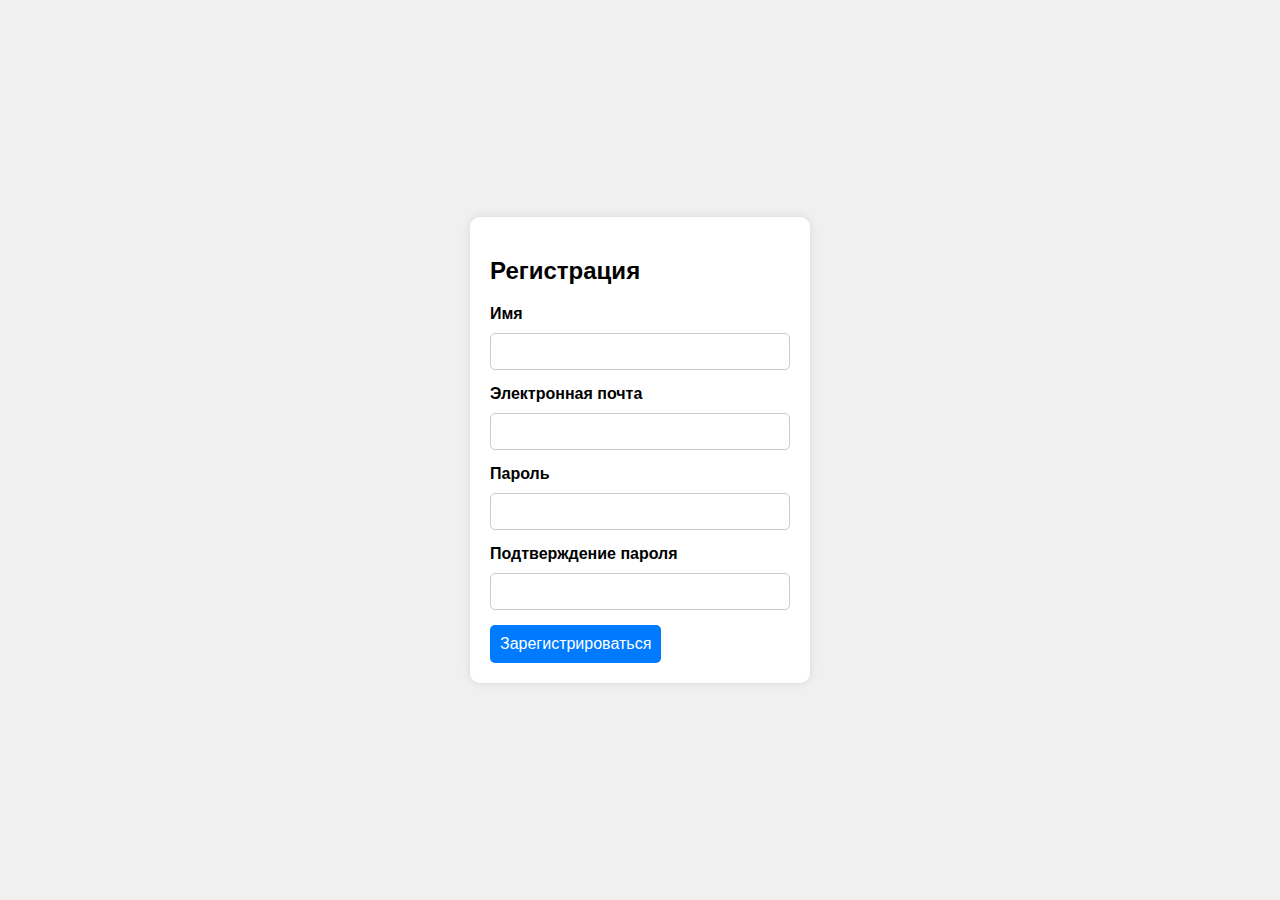
<file: 01-registration-form/index.html>
<!DOCTYPE html>
<html lang="ru">
  <head>
    <meta charset="UTF-8" />
    <meta name="viewport" content="width=device-width, initial-scale=1.0" />
    <link rel="stylesheet" href="assets/styles/app.css" />
    <title>Форма регистрации</title>
  </head>
  <body>
    <div class="container">
      <form>
        <h2>Регистрация</h2>
        <label for="name">Имя</label>
        <input type="text" name="field" id="name" required />
        <label for="email">Электронная почта</label>
        <input type="email" name="field" id="email" required />
        <label for="password">Пароль</label>
        <input type="password" name="field" id="password" required />
        <label for="confirm-password">Подтверждение пароля</label>
        <input type="password" name="field" id="confirm-password" required />
        <button type="submit">Зарегистрироваться</button>
      </form>
    </div>
  </body>
</html>
</file>
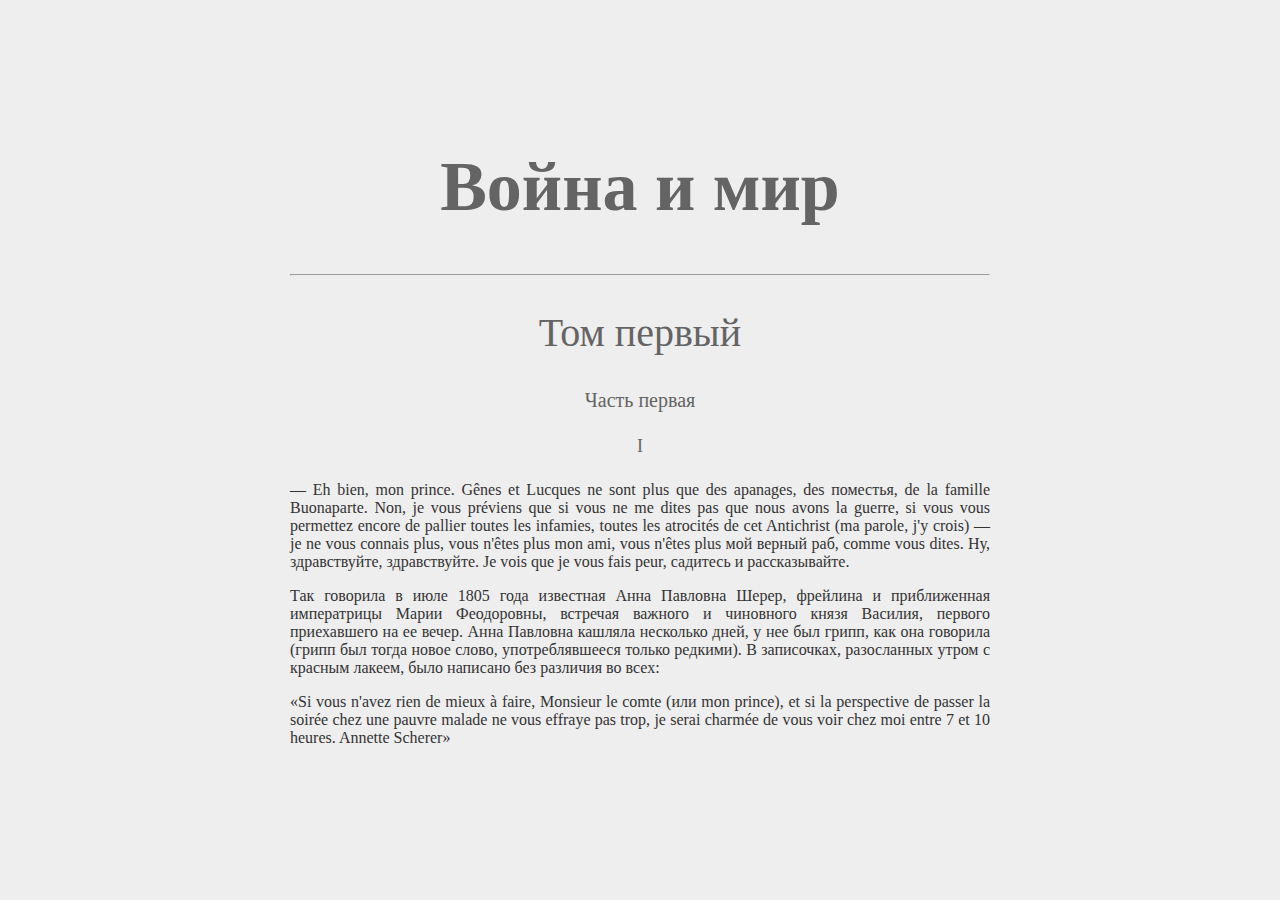
<file: 02-ebook-style/index.html>
<!DOCTYPE html>
<html lang="ru">
  <head>
    <meta charset="UTF-8" />
    <meta name="viewport" content="width=device-width, initial-scale=1.0" />
    <link rel="stylesheet" href="styles/app.css" />
    <title>Л. Н. Толстой — Война и мир</title>
  </head>
  <body>
    <h1>Война и мир</h1>
    <hr />
    <h2>Том первый</h2>
    <h3>Часть первая</h3>
    <h4>I</h4>
    <p>
      — Eh bien, mon prince. Gênes et Lucques ne sont plus que des apanages, des
      поместья, de la famille Buonaparte. Non, je vous préviens que si vous ne
      me dites pas que nous avons la guerre, si vous vous permettez encore de
      pallier toutes les infamies, toutes les atrocités de cet Antichrist (ma
      parole, j'y crois) — je ne vous connais plus, vous n'êtes plus mon ami,
      vous n'êtes plus мой верный раб, comme vous dites. Ну, здравствуйте,
      здравствуйте. Je vois que je vous fais peur, садитесь и рассказывайте.
    </p>
    <p>
      Так говорила в июле 1805 года известная Анна Павловна Шерер, фрейлина и
      приближенная императрицы Марии Феодоровны, встречая важного и чиновного
      князя Василия, первого приехавшего на ее вечер. Анна Павловна кашляла
      несколько дней, у нее был грипп, как она говорила (грипп был тогда новое
      слово, употреблявшееся только редкими). В записочках, разосланных утром с
      красным лакеем, было написано без различия во всех:
    </p>
    <p>
      «Si vous n'avez rien de mieux à faire, Monsieur le comte (или mon prince),
      et si la perspective de passer la soirée chez une pauvre malade ne vous
      effraye pas trop, je serai charmée de vous voir chez moi entre 7 et 10
      heures. Annette Scherer»
    </p>
  </body>
</html>
</file>
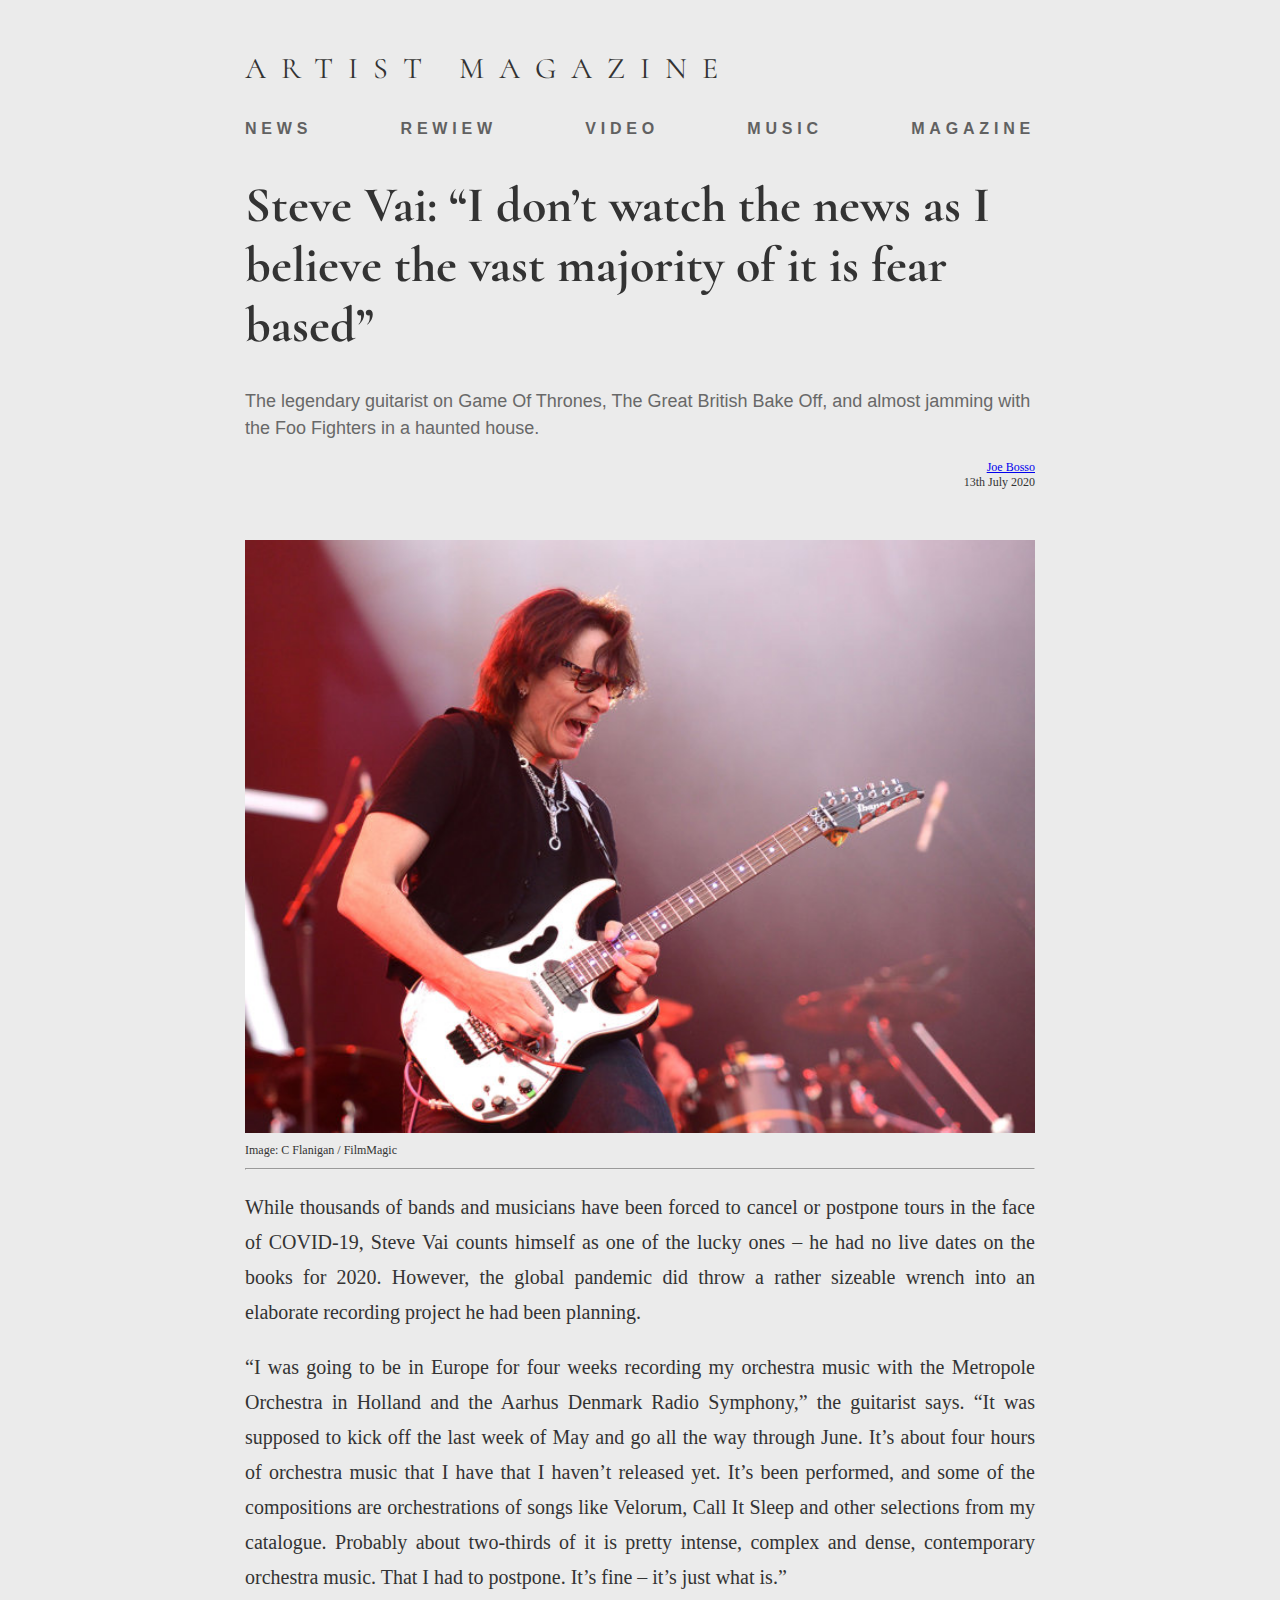
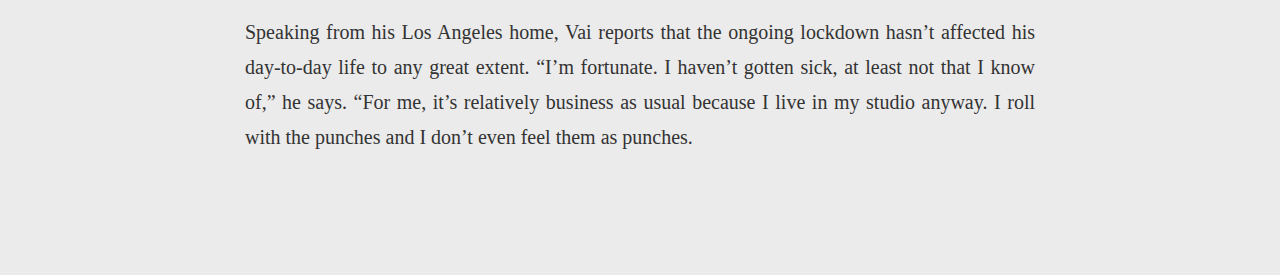
<file: 03-font-stylization/index.html>
<!DOCTYPE html>
<html lang="ru">
  <head>
    <meta charset="UTF-8" />
    <meta name="viewport" content="width=device-width, initial-scale=1.0" />
    <title>Steve Vai</title>

    <link rel="stylesheet" href="styles/app.css" />
  </head>
  <body>
    <header>
      <div class="logo">Artist Magazine</div>
      <nav>
        <ul class="nav">
          <li><a href="#">News</a></li>
          <li><a href="#">Rewiew</a></li>
          <li><a href="#">Video</a></li>
          <li><a href="#">Music</a></li>
          <li><a href="#">Magazine</a></li>
        </ul>
      </nav>
    </header>
    <article class="interview">
      <header>
        <h1 class="interview-header">
          Steve Vai: “I don’t watch the news as I believe the vast majority of
          it is fear based”
        </h1>
        <p class="interview-description">
          The legendary guitarist on Game Of Thrones, The Great British Bake
          Off, and almost jamming with the Foo Fighters in a haunted house.
        </p>

        <div class="interview-footer">
          <a href="#" class="interview-author">Joe Bosso</a>
          <br />
          <span class="interview-time">13th July 2020</span>
        </div>

        <figure>
          <img src="./assets/images/steve-vai.jpg" alt="Steve Vai" />
          <figcaption>Image: C Flanigan / FilmMagic</figcaption>
        </figure>
      </header>
      <hr />
      <div class="interview-text">
        <p>
          While thousands of bands and musicians have been forced to cancel or
          postpone tours in the face of COVID-19, Steve Vai counts himself as
          one of the lucky ones – he had no live dates on the books for 2020.
          However, the global pandemic did throw a rather sizeable wrench into
          an elaborate recording project he had been planning.
        </p>
        <p>
          “I was going to be in Europe for four weeks recording my orchestra
          music with the Metropole Orchestra in Holland and the Aarhus Denmark
          Radio Symphony,” the guitarist says. “It was supposed to kick off the
          last week of May and go all the way through June. It’s about four
          hours of orchestra music that I have that I haven’t released yet. It’s
          been performed, and some of the compositions are orchestrations of
          songs like Velorum, Call It Sleep and other selections from my
          catalogue. Probably about two-thirds of it is pretty intense, complex
          and dense, contemporary orchestra music. That I had to postpone. It’s
          fine – it’s just what is.”
        </p>
        <p>
          Speaking from his Los Angeles home, Vai reports that the ongoing
          lockdown hasn’t affected his day-to-day life to any great extent. “I’m
          fortunate. I haven’t gotten sick, at least not that I know of,” he
          says. “For me, it’s relatively business as usual because I live in my
          studio anyway. I roll with the punches and I don’t even feel them as
          punches.
        </p>
      </div>
    </article>
  </body>
</html>
</file>
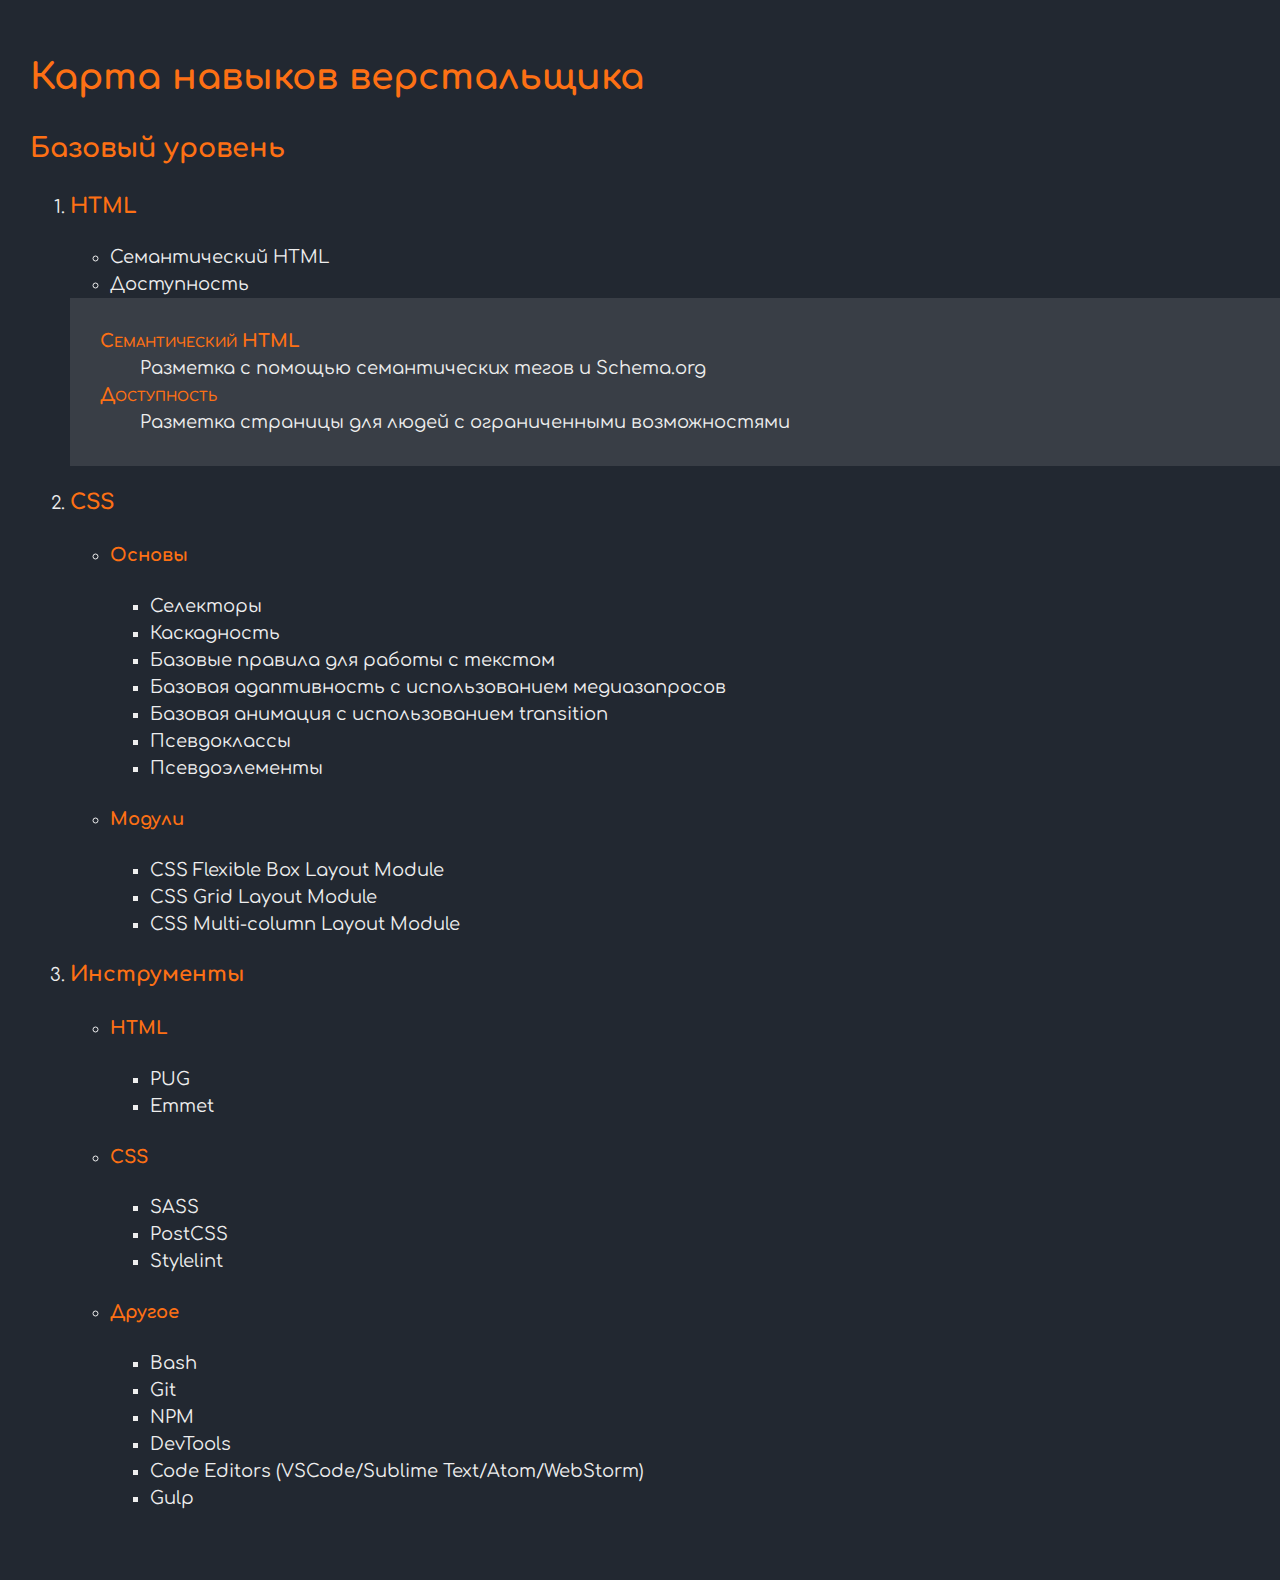
<file: 04-list-stylization/index.html>
<!DOCTYPE html>
<html lang="ru">
  <head>
    <meta charset="UTF-8" />
    <meta name="viewport" content="width=device-width, initial-scale=1.0" />
    <link rel="stylesheet" href="styles/app.css" />
    <title>Карта навыков верстальщика</title>
  </head>
  <body>
    <main class="container">
      <h1>Карта навыков верстальщика</h1>
      <h2>Базовый уровень</h2>
      <ol>
        <li>
          <h3>HTML</h3>
          <ul>
            <li>Семантический HTML</li>
            <li>Доступность</li>
          </ul>
          <dl class="definitions">
            <dt class="definitions-term">Семантический HTML</dt>
            <dd>Разметка с помощью семантических тегов и Schema.org</dd>
            <dt class="definitions-term">Доступность</dt>
            <dd>Разметка страницы для людей с ограниченными возможностями</dd>
          </dl>
        </li>
        <li>
          <h3>CSS</h3>
          <ul>
            <li>
              <h4>Основы</h4>
              <ul>
                <li>Селекторы</li>
                <li>Каскадность</li>
                <li>Базовые правила для работы с текстом</li>
                <li>Базовая адаптивность с использованием медиазапросов</li>
                <li>Базовая анимация с использованием transition</li>
                <li>Псевдоклассы</li>
                <li>Псевдоэлементы</li>
              </ul>
            </li>
            <li><h4>Модули</h4></li>
            <ul>
              <li>CSS Flexible Box Layout Module</li>
              <li>CSS Grid Layout Module</li>
              <li>CSS Multi-column Layout Module</li>
            </ul>
          </ul>
        </li>
        <li>
          <h3>Инструменты</h3>
          <ul>
            <li>
              <h4>HTML</h4>
              <ul>
                <li>PUG</li>
                <li>Emmet</li>
              </ul>
            </li>
            <li>
              <h4>CSS</h4>
              <ul>
                <li>SASS</li>
                <li>PostCSS</li>
                <li>Stylelint</li>
              </ul>
            </li>
            <li>
              <h4>Другое</h4>
              <ul>
                <li>Bash</li>
                <li>Git</li>
                <li>NPM</li>
                <li>DevTools</li>
                <li>Code Editors (VSCode/Sublime Text/Atom/WebStorm)</li>
                <li>Gulp</li>
              </ul>
            </li>
          </ul>
        </li>
      </ol>
    </main>
  </body>
</html>
</file>
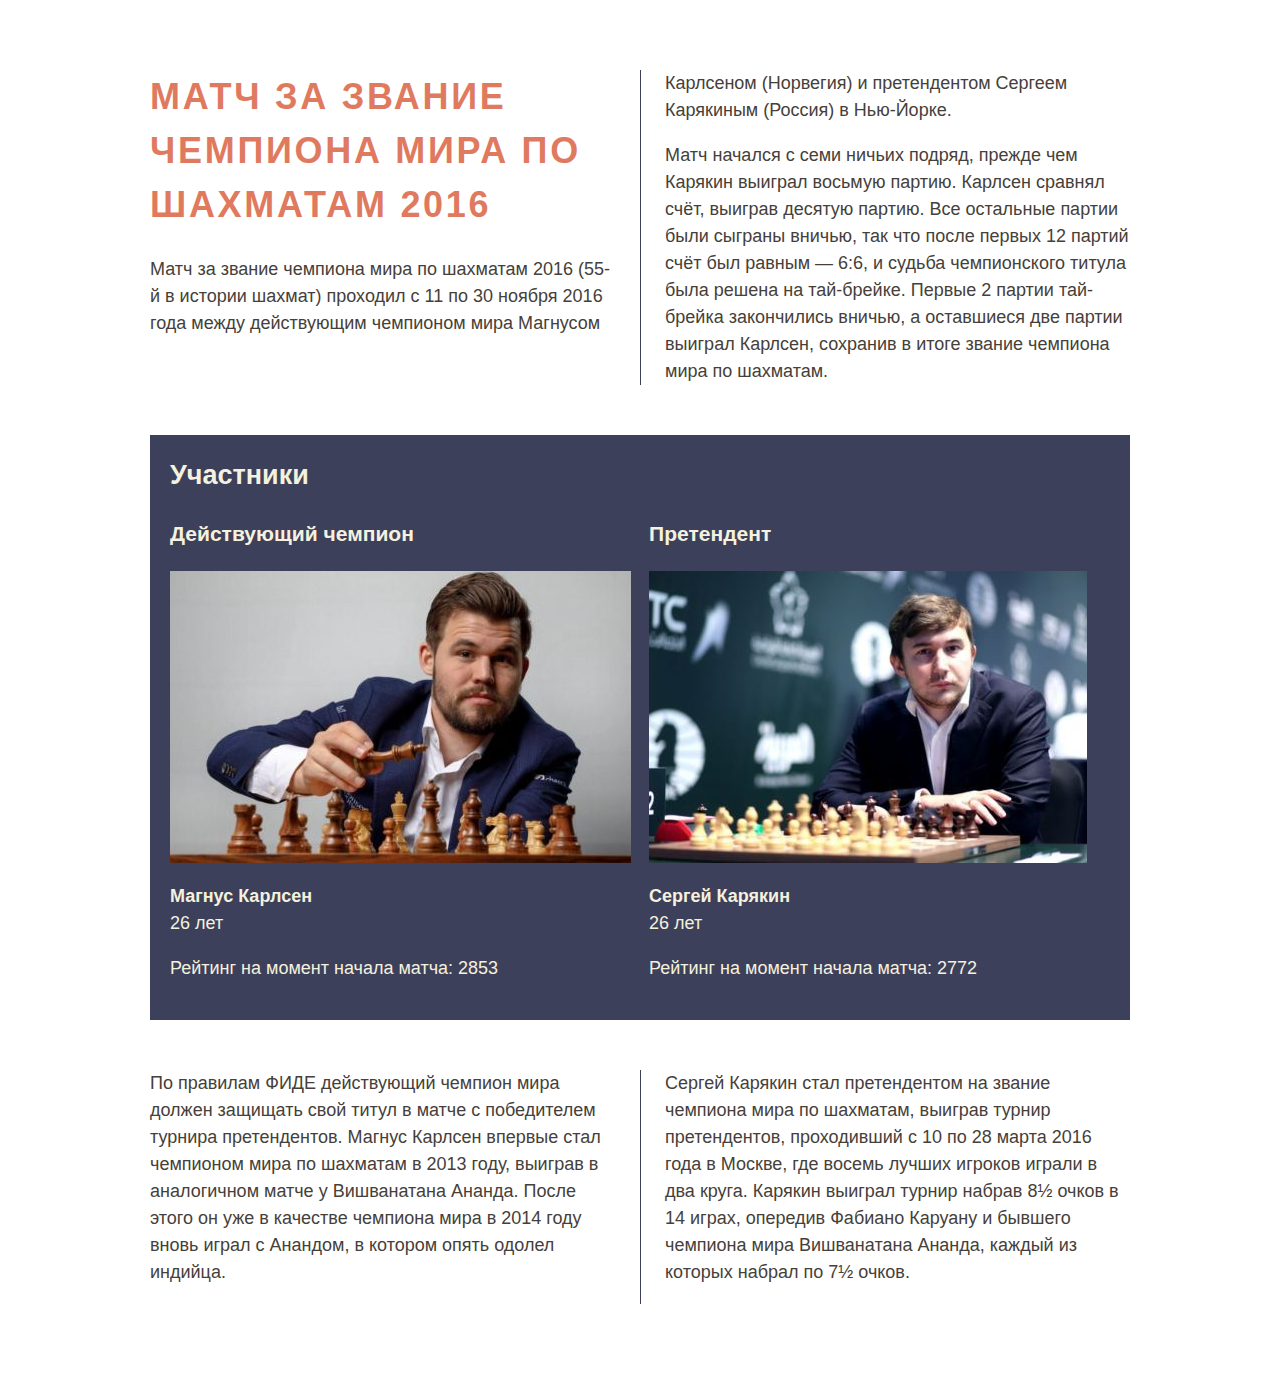
<file: 05-columns/index.html>
<!DOCTYPE html>
<html lang="ru">
  <head>
    <meta charset="UTF-8" />
    <meta name="viewport" content="width=device-width, initial-scale=1.0" />
    <link rel="stylesheet" href="styles/app.css" />
    <title>Матч за звание чемпиона мира по шахматам 2016</title>
  </head>
  <body>
    <article class="article">
      <h1>Матч за звание чемпиона мира по шахматам 2016</h1>
      <p>
        Матч за звание чемпиона мира по шахматам 2016 (55-й в истории шахмат)
        проходил с 11 по 30 ноября 2016 года между действующим чемпионом мира
        Магнусом Карлсеном (Норвегия) и претендентом Сергеем Карякиным (Россия)
        в Нью-Йорке.
      </p>
      <p>
        Матч начался с семи ничьих подряд, прежде чем Карякин выиграл восьмую
        партию. Карлсен сравнял счёт, выиграв десятую партию. Все остальные
        партии были сыграны вничью, так что после первых 12 партий счёт был
        равным — 6:6, и судьба чемпионского титула была решена на тай-брейке.
        Первые 2 партии тай-брейка закончились вничью, а оставшиеся две партии
        выиграл Карлсен, сохранив в итоге звание чемпиона мира по шахматам.
      </p>
      <section class="applicants">
        <h2 class="applicants-header">Участники</h2>
        <div class="member">
          <h3>Действующий чемпион</h3>
          <img src="./assets/images/magnus.jpg" alt="Магнус Карлсен" />
          <p class="member-name">Магнус Карлсен</p>
          <p>26 лет</p>
          <p>Рейтинг на момент начала матча: 2853</p>
        </div>
        <div class="member">
          <h3>Претендент</h3>
          <img src="./assets/images/karyakin.jpg" alt="Сергей Карякин" />
          <p class="member-name">Сергей Карякин</p>
          <p>26 лет</p>
          <p>Рейтинг на момент начала матча: 2772</p>
        </div>
      </section>
      <p>
        По правилам ФИДЕ действующий чемпион мира должен защищать свой титул в
        матче с победителем турнира претендентов. Магнус Карлсен впервые стал
        чемпионом мира по шахматам в 2013 году, выиграв в аналогичном матче у
        Вишванатана Ананда. После этого он уже в качестве чемпиона мира в 2014
        году вновь играл с Анандом, в котором опять одолел индийца.
      </p>
      <p>
        Сергей Карякин стал претендентом на звание чемпиона мира по шахматам,
        выиграв турнир претендентов, проходивший с 10 по 28 марта 2016 года в
        Москве, где восемь лучших игроков играли в два круга. Карякин выиграл
        турнир набрав 8½ очков в 14 играх, опередив Фабиано Каруану и бывшего
        чемпиона мира Вишванатана Ананда, каждый из которых набрал по 7½ очков.
      </p>
    </article>
  </body>
</html>
</file>
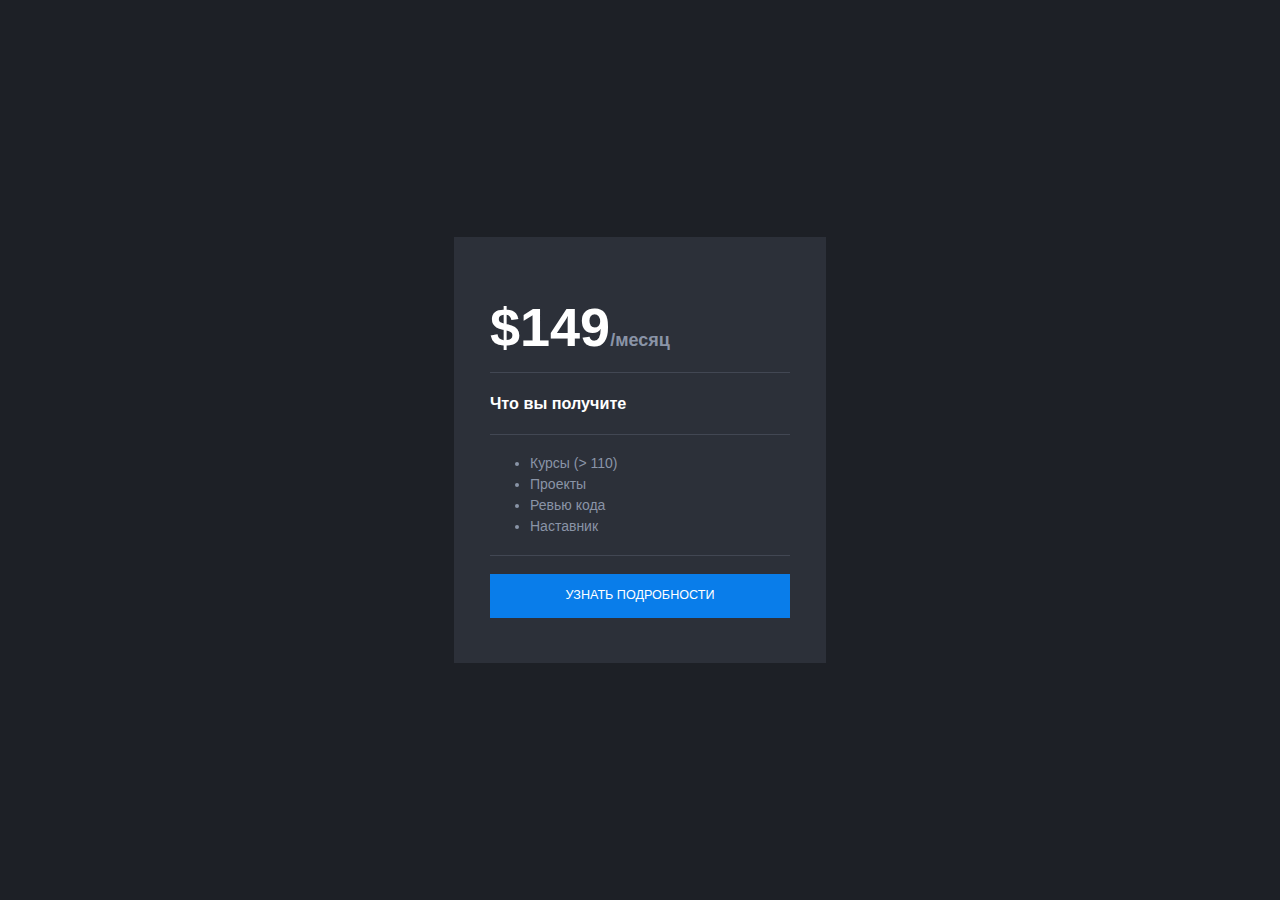
<file: 06-parsing-card/index.html>
<!DOCTYPE html>
<html lang="ru">
  <head>
    <meta charset="UTF-8" />
    <meta name="viewport" content="width=device-width, initial-scale=1.0" />
    <link rel="stylesheet" href="styles/app.css" />
    <title>Hexlet Price</title>
  </head>
  <body>
    <div class="card">
      <h2 class="price border-bottom"><span>$149</span>/месяц</h2>
      <h3 class="border-bottom">Что вы получите</h3>
      <ul class="card-list border-bottom">
        <li>Курсы (&gt; 110)</li>
        <li>Проекты</li>
        <li>Ревью кода</li>
        <li>Наставник</li>
      </ul>
      <a href="#" class="btn btn-blue mt-1">Узнать подробности</a>
    </div>
  </body>
</html>
</file>
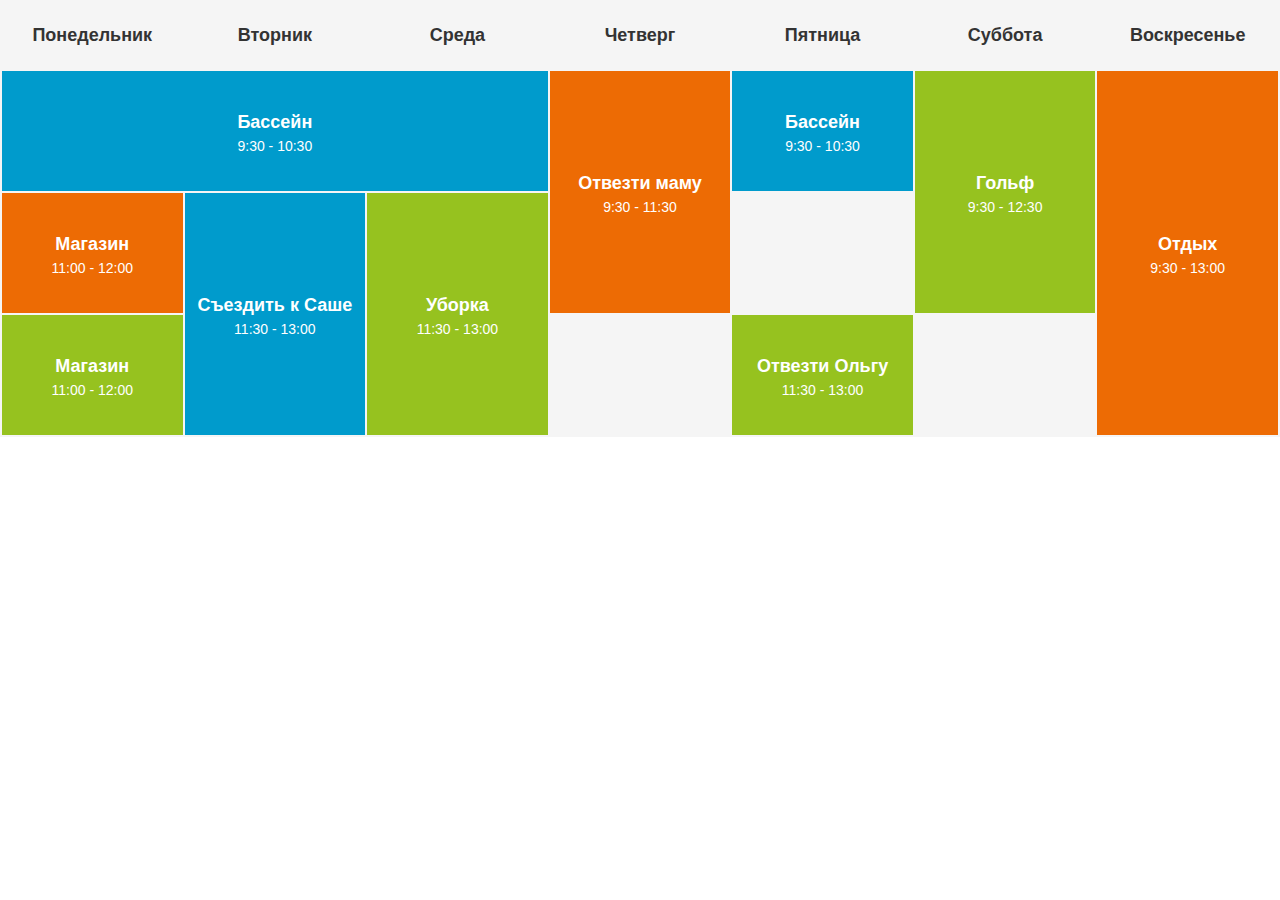
<file: 07-task-list-table/index.html>
<!DOCTYPE html>
<html lang="ru">
  <head>
    <meta charset="UTF-8" />
    <meta name="viewport" content="width=device-width, initial-scale=1.0" />
    <title>Список дел на неделю</title>
    <link rel="stylesheet" href="styles/app.css" />
  </head>
  <body>
    <table class="todo-table">
      <thead>
        <tr>
          <th>Понедельник</th>
          <th>Вторник</th>
          <th>Среда</th>
          <th>Четверг</th>
          <th>Пятница</th>
          <th>Суббота</th>
          <th>Воскресенье</th>
        </tr>
      </thead>
      <tbody>
        <tr>
          <td colspan="3" class="bg-blue">
            <p class="todo-name">Бассейн</p>
            <p class="todo-time">9:30 - 10:30</p>
          </td>
          <td rowspan="2" class="bg-orange">
            <p class="todo-name">Отвезти маму</p>
            <p class="todo-time">9:30 - 11:30</p>
          </td>
          <td class="bg-blue">
            <p class="todo-name">Бассейн</p>
            <p class="todo-time">9:30 - 10:30</p>
          </td>
          <td rowspan="2" class="bg-green">
            <p class="todo-name">Гольф</p>
            <p class="todo-time">9:30 - 12:30</p>
          </td>
          <td rowspan="3" class="bg-orange">
            <p class="todo-name">Отдых</p>
            <p class="todo-time">9:30 - 13:00</p>
          </td>
        </tr>
        <tr>
          <td class="bg-orange">
            <p class="todo-name">Магазин</p>
            <p class="todo-time">11:00 - 12:00</p>
          </td>
          <td rowspan="2" class="bg-blue">
            <p class="todo-name">Съездить к Саше</p>
            <p class="todo-time">11:30 - 13:00</p>
          </td>
          <td rowspan="2" class="bg-green">
            <p class="todo-name">Уборка</p>
            <p class="todo-time">11:30 - 13:00</p>
          </td>
          <td></td>
        </tr>
        <tr>
          <td class="bg-green">
            <p class="todo-name">Магазин</p>
            <p class="todo-time">11:00 - 12:00</p>
          </td>
          <td></td>
          <td class="bg-green">
            <p class="todo-name">Отвезти Ольгу</p>
            <p class="todo-time">11:30 - 13:00</p>
          </td>
          <td></td>
        </tr>
      </tbody>
    </table>
  </body>
</html>
</file>
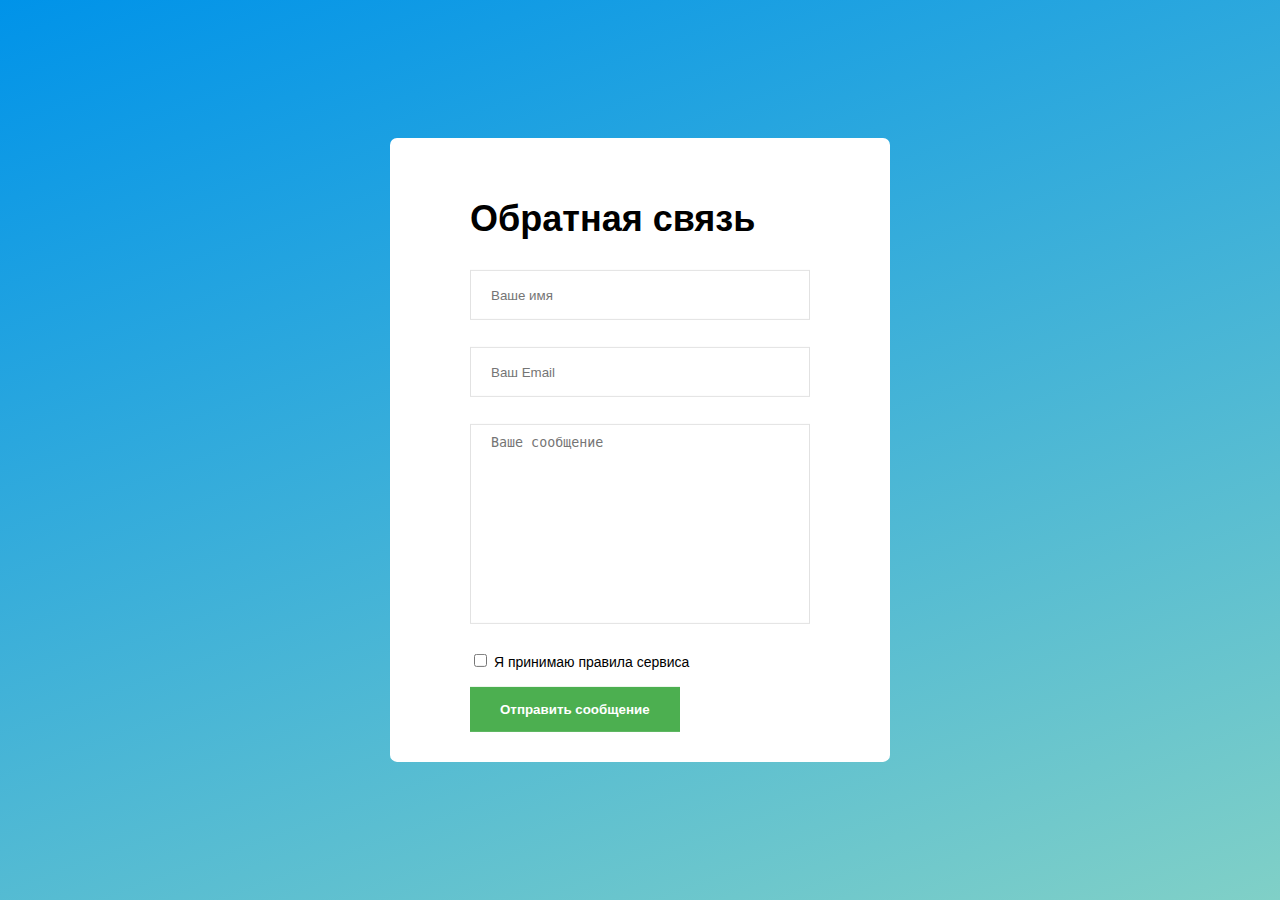
<file: 09-forms/index.html>
<!DOCTYPE html>
<html lang="ru">
  <head>
    <meta charset="UTF-8" />
    <meta name="viewport" content="width=device-width, initial-scale=1.0" />
    <title>Обратная связь</title>
    <link rel="stylesheet" href="styles/app.css" />
  </head>
  <body>
    <form class="block-center form">
      <h1>Обратная связь</h1>
      <div class="form-input mb-2">
        <label for="name" class="sr-only">Ваше имя</label>
        <input id="name" type="text" name="name" placeholder="Ваше имя" />
      </div>
      <div class="form-input mb-2">
        <label for="email" class="sr-only">Ваш Email</label>
        <input id="email" type="email" name="email" placeholder="Ваш Email" />
      </div>
      <div class="form-input mb-2">
        <label for="message" class="sr-only">Ваше сообщение</label>
        <textarea
          id="message"
          name="message"
          cols="20"
          rows="10"
          placeholder="Ваше сообщение"
        ></textarea>
      </div>
      <div class="mb-1 small">
        <label for="rules">
          <input type="checkbox" name="rules" value="accepted" />
          Я принимаю правила сервиса
        </label>
      </div>
      <button class="btn btn-green">Отправить сообщение</button>
    </form>
  </body>
</html>
</file>
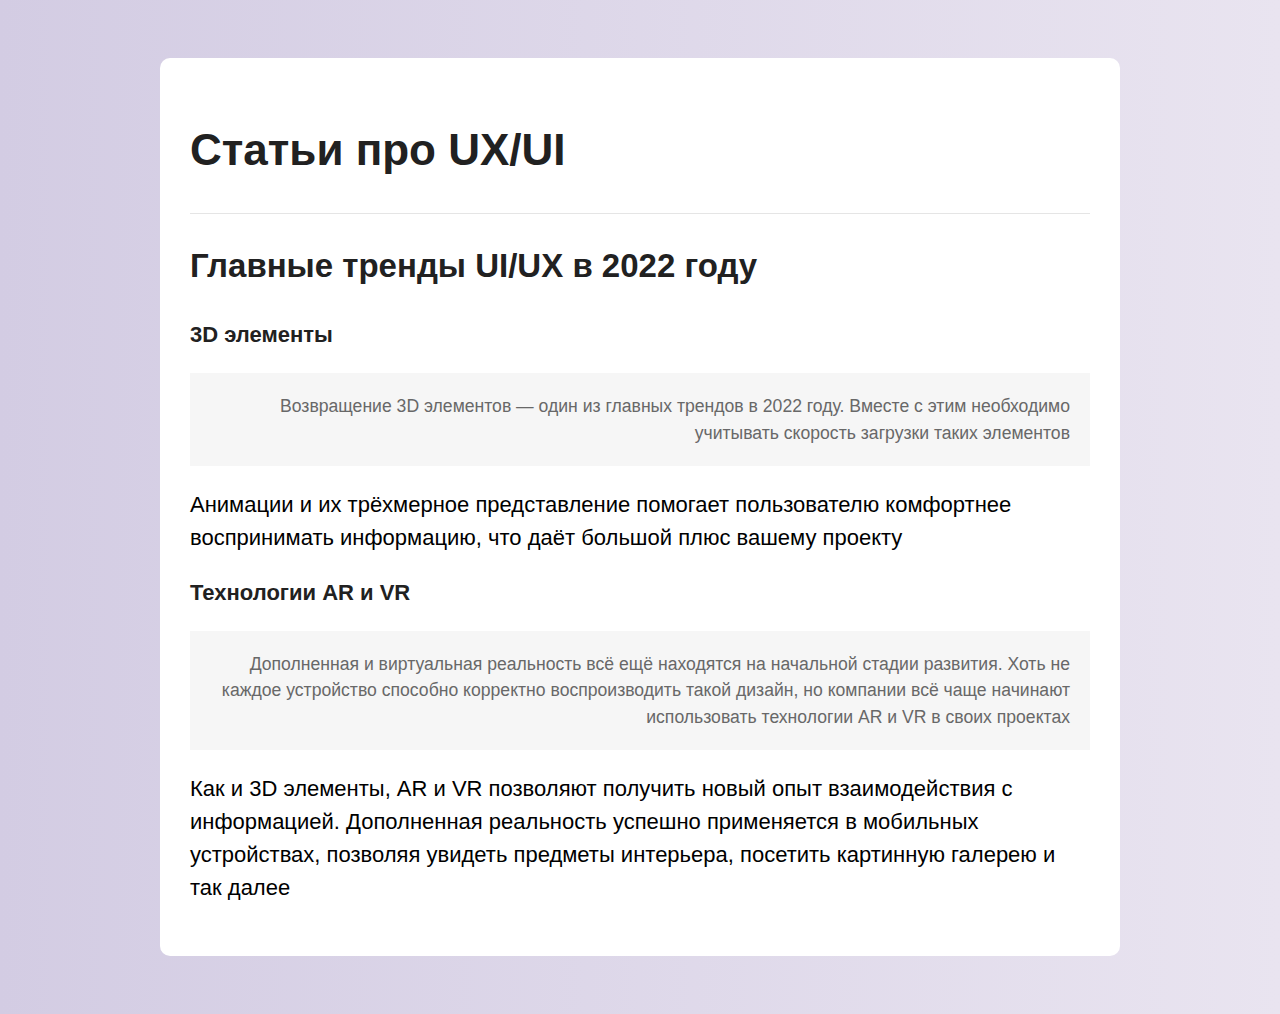
<file: 10-selectors/index.html>
<!DOCTYPE html>
<html lang="ru">
  <head>
    <meta charset="UTF-8" />
    <meta name="viewport" content="width=device-width, initial-scale=1.0" />
    <link rel="stylesheet" href="styles/app.css" />
    <title>Статьи про UX/UI</title>
  </head>
  <body>
    <section class="articles">
      <h1>Статьи про UX/UI</h1>
      <article>
        <h2>Главные тренды UI/UX в 2022 году</h2>
        <h3>3D элементы</h3>
        <p>
          Возвращение 3D элементов — один из главных трендов в 2022 году. Вместе
          с этим необходимо учитывать скорость загрузки таких элементов
        </p>
        <p>
          Анимации и их трёхмерное представление помогает пользователю
          комфортнее воспринимать информацию, что даёт большой плюс вашему
          проекту
        </p>
        <h3>Технологии AR и VR</h3>
        <p>
          Дополненная и виртуальная реальность всё ещё находятся на начальной
          стадии развития. Хоть не каждое устройство способно корректно
          воспроизводить такой дизайн, но компании всё чаще начинают
          использовать технологии AR и VR в своих проектах
        </p>
        <p>
          Как и 3D элементы, AR и VR позволяют получить новый опыт
          взаимодействия с информацией. Дополненная реальность успешно
          применяется в мобильных устройствах, позволяя увидеть предметы
          интерьера, посетить картинную галерею и так далее
        </p>
      </article>
    </section>
  </body>
</html>
</file>
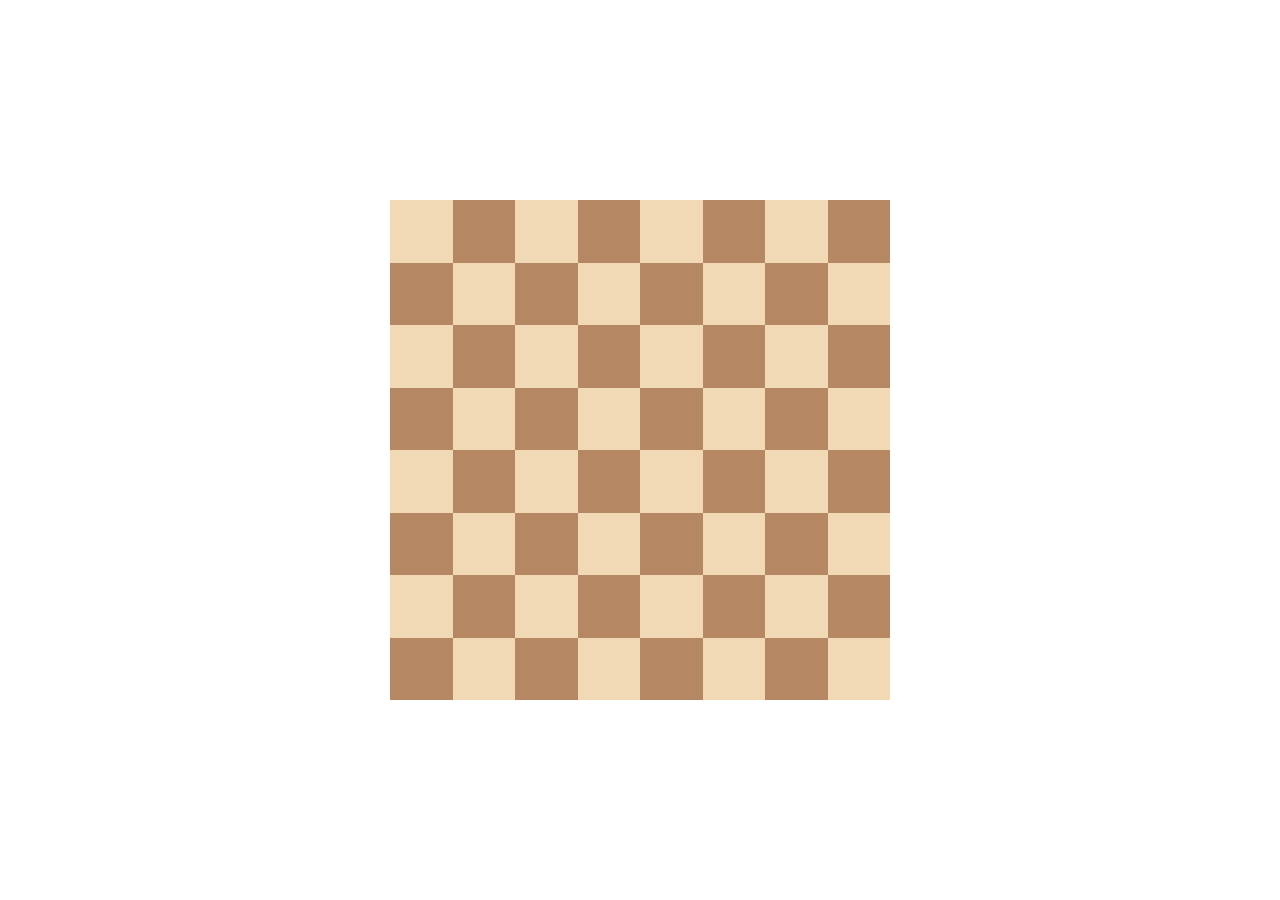
<file: 11-pseudoclasses/index.html>
<!DOCTYPE html>
<html lang="ru">
  <head>
    <meta charset="UTF-8" />
    <meta name="viewport" content="width=device-width, initial-scale=1.0" />
    <title>Шахматная доска</title>
    <link rel="stylesheet" href="styles/app.css" />
  </head>
  <body>
    <table class="chessboard">
      <tr>
        <td></td>
        <td></td>
        <td></td>
        <td></td>
        <td></td>
        <td></td>
        <td></td>
        <td></td>
      </tr>
      <tr>
        <td></td>
        <td></td>
        <td></td>
        <td></td>
        <td></td>
        <td></td>
        <td></td>
        <td></td>
      </tr>
      <tr>
        <td></td>
        <td></td>
        <td></td>
        <td></td>
        <td></td>
        <td></td>
        <td></td>
        <td></td>
      </tr>
      <tr>
        <td></td>
        <td></td>
        <td></td>
        <td></td>
        <td></td>
        <td></td>
        <td></td>
        <td></td>
      </tr>
      <tr>
        <td></td>
        <td></td>
        <td></td>
        <td></td>
        <td></td>
        <td></td>
        <td></td>
        <td></td>
      </tr>
      <tr>
        <td></td>
        <td></td>
        <td></td>
        <td></td>
        <td></td>
        <td></td>
        <td></td>
        <td></td>
      </tr>
      <tr>
        <td></td>
        <td></td>
        <td></td>
        <td></td>
        <td></td>
        <td></td>
        <td></td>
        <td></td>
      </tr>
      <tr>
        <td></td>
        <td></td>
        <td></td>
        <td></td>
        <td></td>
        <td></td>
        <td></td>
        <td></td>
      </tr>
    </table>
  </body>
</html>
</file>
<file: 01-registration-form/assets/styles/app.css>
body {
  font-family: Arial, sans-serif;
  background-color: #f0f0f0;
  display: flex;
  justify-content: center;
  align-items: center;
  height: 100vh;
  margin: 0;
}

.container {
  background-color: #fff;
  padding: 20px;
  border-radius: 10px;
  box-shadow: 0 0 10px rgb(0 0 0 / 10%);
}

form {
  width: 300px;
}

h2 {
  margin-bottom: 20px;
}

label {
  font-weight: bold;
}

input {
  padding: 10px;
  margin-top: 10px;
  margin-bottom: 15px;
  border: 1px solid #ccc;
  border-radius: 5px;
  width: 100%;
  box-sizing: border-box;
}

button {
  padding: 10px;
  background-color: #007bff;
  color: #ffffff;
  border: none;
  border-radius: 5px;
  cursor: pointer;
  font-size: 16px;
}

form button:hover {
  background-color: #0056b3;
}
</file>
<file: 02-ebook-style/styles/app.css>
body {
  width: 700px;
  margin: 0 auto;
  padding: 100px 0;

  font-family: serif;

  background-color: #eee;
}
h1,
h2,
h3,
h4 {
  font-weight: normal;
  text-align: center;
  color: #646464;
}

h1 {
  font-weight: bold;
  font-size: 70px;
}

h2 {
  font-size: 40px;
}

h3 {
  font-size: 20px;
}

h4 {
  font-size: 18px;
}

p {
  text-align: justify;
  font-size: 16px;
  color: #333;
}
</file>
<file: 03-font-stylization/styles/app.css>
@font-face {
  font-family: Cormorant;
  src: url("../assets/fonts/Cormorant-Regular.ttf");
  font-weight: normal;
}

@font-face {
  font-family: Cormorant;
  src: url("../assets/fonts/Cormorant-Bold.ttf");
  font-weight: bold;
}

body {
  width: 790px;
  margin: 0 auto;
  padding: 50px 0 100px;
  font: 16px/1.5 sans-serif;
  background-color: #ebebeb;
}

figure {
  margin: 50px 0 0;
}

figcaption {
  font-size: 12px;
}

img {
  width: 100%;
}

.logo {
  margin-bottom: 30px;
  color: #333;
  font-size: 30px;
  line-height: normal;
  font-weight: normal;
  font-family: Cormorant, serif;
  letter-spacing: 15px;
  text-transform: uppercase;
}

.nav {
  display: flex;
  justify-content: space-between;
  margin: 0;
  padding: 0;
}

.nav > * {
  margin: 0;
  padding: 0;

  list-style: none;
}

.nav a {
  color: #616161;
  font-weight: bold;
  letter-spacing: 0.3em;
  text-transform: uppercase;
  text-decoration: none;
}

.interview {
  color: #333;
  font-size: 18px;
  line-height: 1.5;
  font-family: serif;
}

.interview-header {
  font-size: 50px;
  line-height: 1.2;
  font-weight: bold;
  font-family: Cormorant, serif;
}

.interview-description {
  color: #686868;
  font-family: sans-serif;
}

.interview-footer {
  font-size: 12px;
  line-height: 1.25;
  text-align: right;
}

.interview-text {
  font-size: 20px;
  line-height: 1.75;
  text-align: justify;
}
</file>
<file: 04-list-stylization/styles/app.css>
@font-face {
  font-weight: normal;
  font-family: Comfortaa;
  src: url("../assets/fonts/Comfortaa-Regular.ttf");
}

@font-face {
  font-weight: bold;
  font-family: Comfortaa;
  src: url("../assets/fonts/Comfortaa-Bold.ttf");
}

body {
  margin: 0;
  padding: 0;

  color: #eee;
  font: 18px/1.5 Comfortaa, sans-serif;

  background: #222831;
}

h1,
h2,
h3,
h4 {
  color: #fd7014;
}

h1 {
  margin-top: 0;
}

.container {
  width: 1280px;
  margin: 0 auto;
  padding: 50px 30px;
}

.definitions {
  padding: 30px;

  background: #393e46;
}

.definitions-term {
  color: #fd7014;
  font-weight: bold;
  font-variant: small-caps;
}
</file>
<file: 05-columns/styles/app.css>
html {
  color: #463f3a;
  font: 18px/1.5 sans-serif;
}

body {
  width: 980px;
  margin: 0 auto;
  padding: 70px;
}

h1,
h2,
h3,
p {
  margin-top: 0;
}

h1 {
  color: #e07a5f;
  letter-spacing: 0.075em;
  text-transform: uppercase;
}

img {
  max-width: 100%;
  height: auto;

  vertical-align: middle;
}

.article {
  column-count: 2;
  column-gap: 50px;
  column-rule: 1px solid #3d405b;
}

.applicants {
  margin: 50px 0;
  padding: 20px;

  color: #f4f1de;
  column-count: 2;
  column-span: all;
  break-inside: avoid;

  background: #3d405b;
}

.applicants-header {
  column-span: all;
}

.member-name {
  margin: 20px 0 0;

  font-weight: bold;
}
</file>
<file: 06-parsing-card/styles/app.css>
html {
  font: 18px/1.5 sans-serif;
  background-color: #1d2026;
  color: #8a94a7;
}

body {
  display: flex;
  align-items: center;
  justify-content: center;

  width: 100vw;
  height: 100vh;
  margin: 0;
  padding: 0;
}

h1,
h2,
h3 {
  margin: 0;
  padding-top: 1rem;
  padding-bottom: 1rem;
}

ul {
  margin: 0;
  padding-top: 1rem;
  padding-bottom: 1rem;
}

.card {
  width: 300px;
  padding: 2.5rem 2rem;
  background-color: #2c3039;
}

.card-list {
  font-size: 14px;
}

.price {
  font-size: 1rem;
  line-height: 1;
}

span {
  color: white;
  font-size: 3em;
}

h3 {
  color: white;
  font-size: 0.9em;
}

.btn {
  display: block;
  padding: 1em 0;

  color: white;
  font-size: 0.7rem;

  text-align: center;
  text-transform: uppercase;
  text-decoration: none;
}

.btn-blue {
  background-color: #097dea;
}

.mt-1 {
  margin-top: 1rem;
}

.border-bottom {
  border-bottom: 1px solid rgb(138 148 167 / 24%);
}
</file>
<file: 07-task-list-table/styles/app.css>
body {
  margin: 0;

  color: #333;
  font: 18px/1.5 sans-serif;
}

.bg-blue {
  color: #fff;

  background: #009bcc;
}

.bg-green {
  color: #fff;

  background: #96c21f;
}

.bg-orange {
  color: #fff;

  background: #ed6b04;
}

.todo-table {
  width: 100%;

  background: #f5f5f5;
}

.todo-table th {
  vertical-align: middle;
}

.todo-table td,
.todo-table th {
  width: 14%;
  padding: 20px 0;
}

.todo-table td {
  text-align: center;
}

.todo-name {
  margin-bottom: 0;

  font-weight: bold;
}

.todo-time {
  margin-top: 0;

  font-size: 14px;
}
</file>
<file: 09-forms/styles/app.css>
body {
  width: 100vw;
  height: 100vh;
  margin: 0;

  font: 18px/1.5 sans-serif;

  background-color: #0093e9;
  background-image: linear-gradient(160deg, #0093e9 0%, #80d0c7 100%);
}

.form {
  box-sizing: border-box;
  width: 500px;
  padding: 30px 80px;

  background: #fff;

  border-radius: 7px;
}

.form-input > * {
  display: block;
  width: 100%;
  padding: 10px 20px;
  box-sizing: border-box;
  border: 1px solid #e2e2e2;
}

.form-input input {
  height: 50px;
}

.form-input textarea {
  height: 200px;
  resize: none;
}

.btn {
  padding: 15px 30px;

  font-weight: bold;

  border: none;

  cursor: pointer;
}

.btn-green {
  color: #fff;

  background: #4caf50;
}

.block-center {
  position: absolute;
  top: 50%;
  left: 50%;

  transform: translate(-50%, -50%);
}

.mb-1 {
  margin-bottom: 1em;
}

.mb-2 {
  margin-bottom: 1.5em;
}

.small {
  font-size: 14px;
}

.sr-only {
  position: absolute;

  width: 1px;
  height: 1px;
  padding: 0;

  overflow: hidden;

  white-space: nowrap;

  border: 0;
}
</file>
<file: 10-selectors/styles/app.css>
body {
  padding: 50px 0;

  font: 22px/1.5 sans-serif;

  background: #d3cce3;
  background: linear-gradient(to right, #d3cce3, #e9e4f0);
}

h1,
h2,
h3 {
  color: #212121;
}

.articles {
  width: 900px;
  margin: 0 auto;
  border-radius: 10px;
  padding: 30px;

  background: #fff;
}

.articles h1 {
  font-size: 2em;
}

.articles h2 {
  font-size: 1.5em;
}

.articles h3 {
  font-size: 1em;
}

.articles article {
  border-top: 1px solid #e5e5e5;
}

h3 + p {
  padding: 20px;
  color: #686868;
  font-size: 0.8em;
  text-align: right;
  background-color: #f6f6f6;
}
</file>
<file: 11-pseudoclasses/styles/app.css>
body {
  display: flex;
  align-items: center;
  justify-content: center;
  width: 100vw;
  height: 100vh;
  margin: 0;

  font: 18px/1.5 sans-serif;
}

.chessboard {
  width: 500px;
  height: 500px;

  background: #b58763;

  border-collapse: collapse;
}

/* BEGIN (write your solution here) */
tr:nth-child(odd) td:nth-child(odd) {
  background-color: #f1d9b5;
}

tr:nth-child(even) td:nth-child(even) {
  background-color: #f1d9b5;
}
/* END */
</file>
